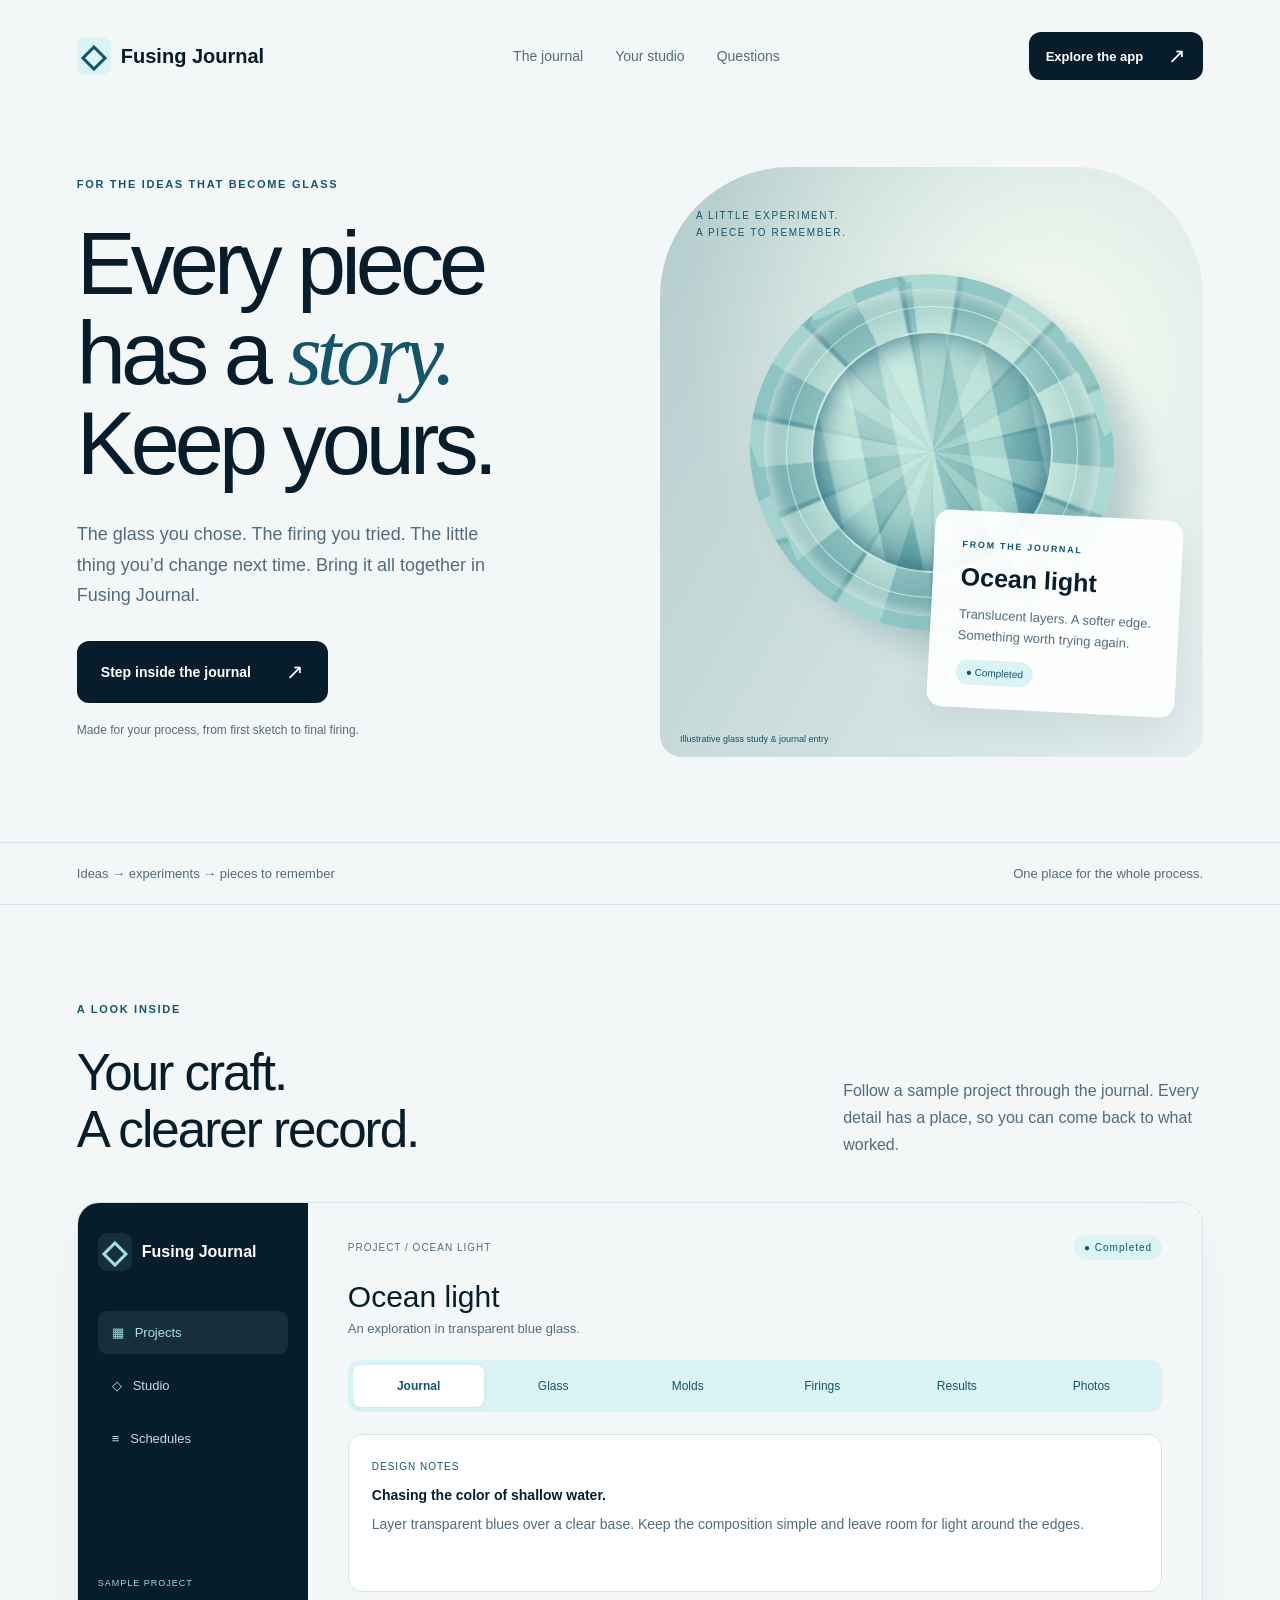
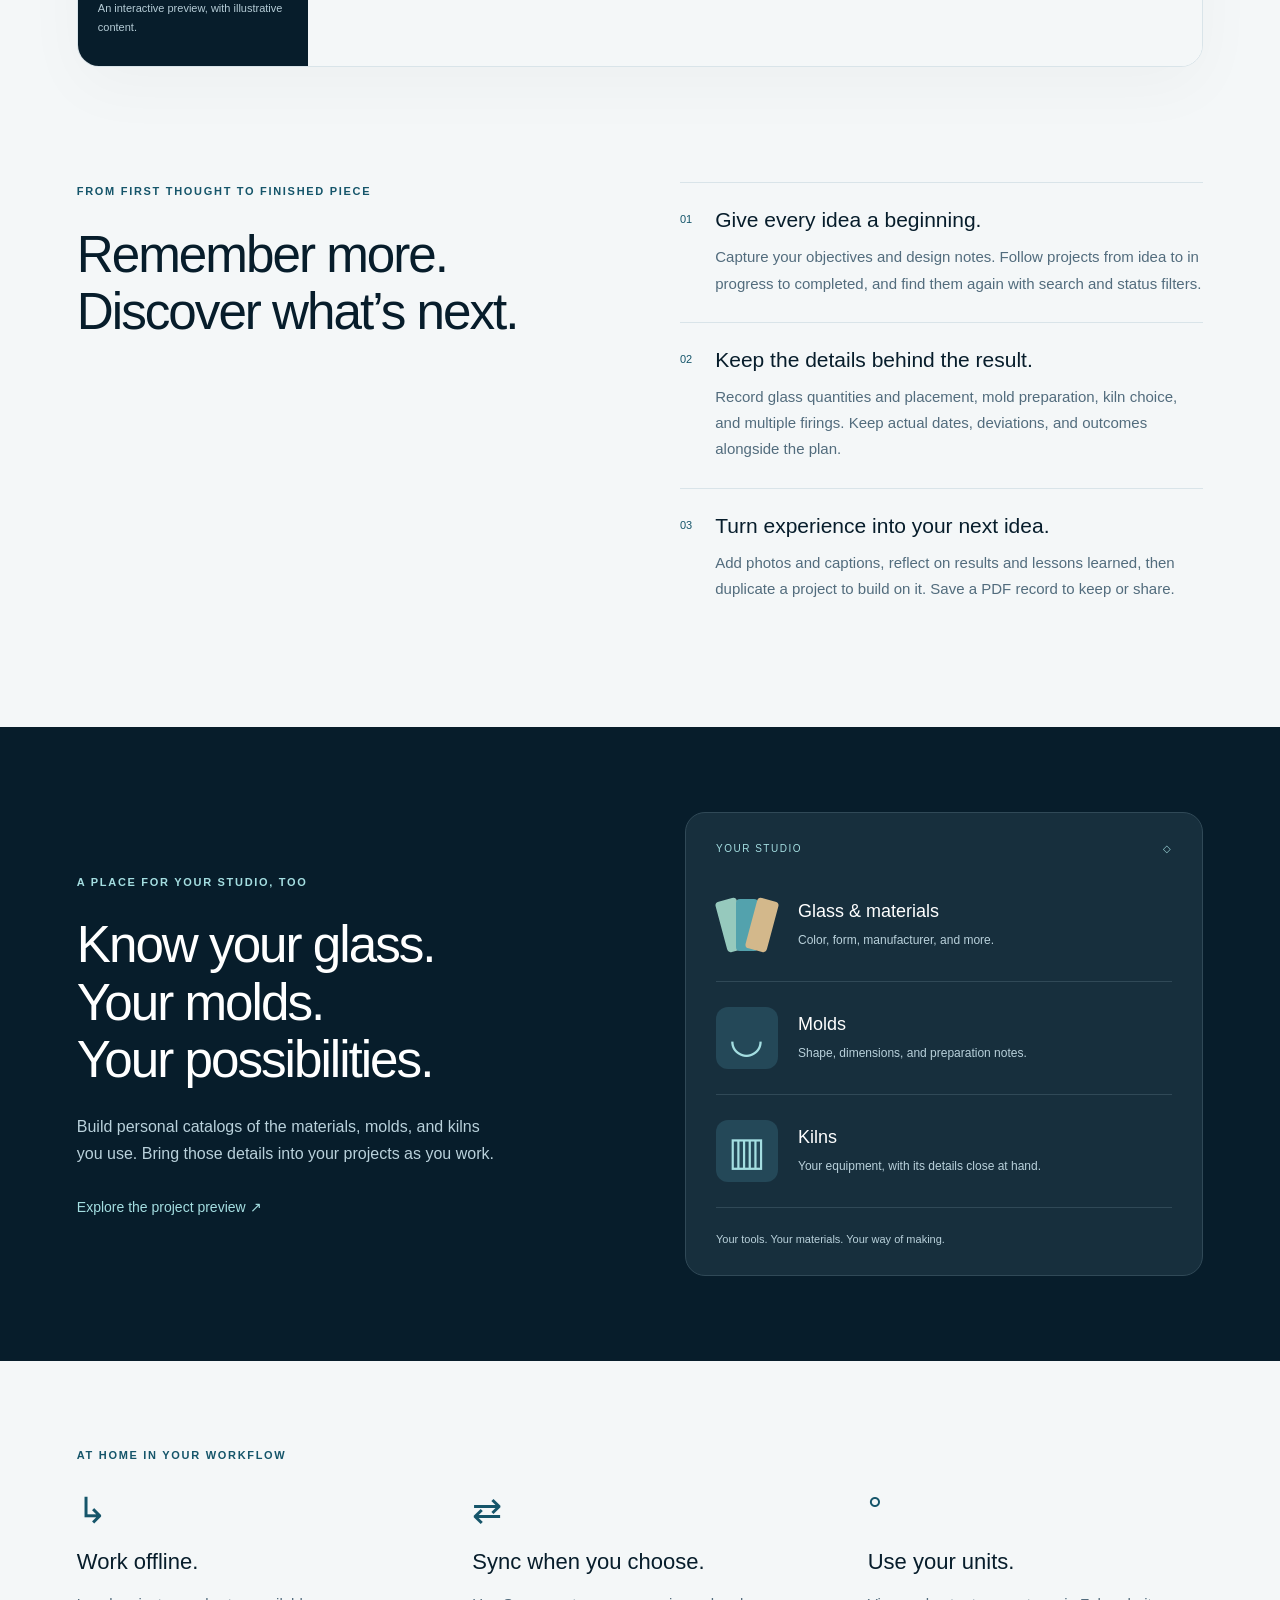
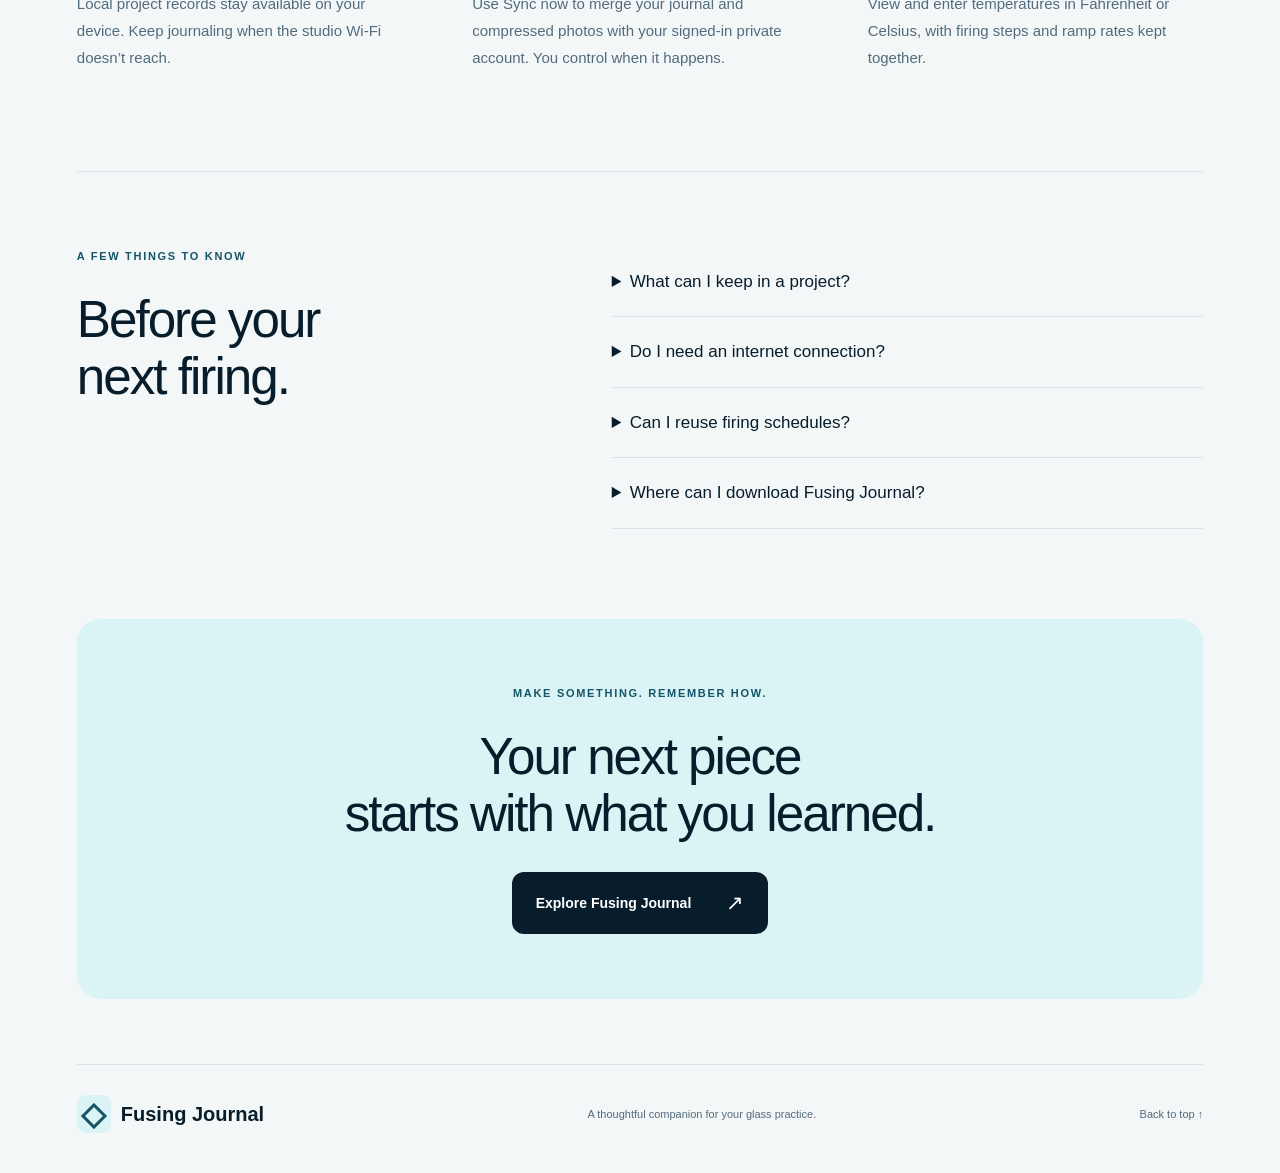
<file: site/index.html>
<!doctype html>
<html lang="en"><head><meta charset="utf-8"><meta name="viewport" content="width=device-width, initial-scale=1"><meta name="theme-color" content="#071D2B"><meta name="description" content="Keep the story behind your glass. Fusing Journal brings project notes, materials, firing records, photos, and lessons learned together."><title>Fusing Journal — Keep the story behind your glass</title><link rel="stylesheet" href="style.css"></head>
<body><a class="skip" href="#main">Skip to content</a><header class="wrap"><a class="brand" href="#" aria-label="Fusing Journal home"><span class="mark">◇</span> Fusing Journal</a><nav aria-label="Main navigation"><a href="#features">The journal</a><a href="#studio">Your studio</a><a href="#questions">Questions</a></nav><a class="button small" href="#explore">Explore the app <span>↗</span></a></header>
<main id="main"><section class="hero wrap"><div class="hero-copy"><p class="eyebrow">FOR THE IDEAS THAT BECOME GLASS</p><h1>Every piece<br>has a <em>story.</em><br>Keep yours.</h1><p class="intro">The glass you chose. The firing you tried. The little thing you’d change next time. Bring it all together in Fusing Journal.</p><a class="button" href="#explore">Step inside the journal <span>↗</span></a><p class="quiet">Made for your process, from first sketch to final firing.</p></div><div class="hero-art" aria-label="Illustration of layered teal glass beside a sample project journal"><div class="art-label">A LITTLE EXPERIMENT.<br>A PIECE TO REMEMBER.</div><div class="glass-disc"><div class="glass-inner"></div><i></i><b></b></div><div class="sample-note"><span class="eyebrow">FROM THE JOURNAL</span><h3>Ocean light</h3><p>Translucent layers. A softer edge.<br>Something worth trying again.</p><span class="status">● Completed</span></div><span class="art-caption">Illustrative glass study & journal entry</span></div></section>
<div class="ribbon"><div class="wrap"><span>Ideas → experiments → pieces to remember</span><span>One place for the whole process.</span></div></div>
<section class="wrap explore" id="explore"><div class="section-heading"><div><p class="eyebrow">A LOOK INSIDE</p><h2>Your craft.<br>A clearer record.</h2></div><p>Follow a sample project through the journal. Every detail has a place, so you can come back to what worked.</p></div><div class="demo-shell"><aside><div class="brand"><span class="mark">◇</span> Fusing Journal</div><div class="side-item active">▦ &nbsp; Projects</div><div class="side-item">◇ &nbsp; Studio</div><div class="side-item">≡ &nbsp; Schedules</div><div class="side-bottom">SAMPLE PROJECT<br><small>An interactive preview, with illustrative content.</small></div></aside><div class="demo"><div class="demo-top"><span>PROJECT / OCEAN LIGHT</span><span class="status">● Completed</span></div><h3>Ocean light</h3><p class="sub">An exploration in transparent blue glass.</p><div class="tabs" role="tablist" aria-label="Sample project sections"></div><div id="panel" role="tabpanel" tabindex="0"></div></div></div></section>
<section class="wrap features" id="features"><div><p class="eyebrow">FROM FIRST THOUGHT TO FINISHED PIECE</p><h2>Remember more.<br>Discover what’s next.</h2></div><div class="feature-list"><article><span>01</span><div><h3>Give every idea a beginning.</h3><p>Capture your objectives and design notes. Follow projects from idea to in progress to completed, and find them again with search and status filters.</p></div></article><article><span>02</span><div><h3>Keep the details behind the result.</h3><p>Record glass quantities and placement, mold preparation, kiln choice, and multiple firings. Keep actual dates, deviations, and outcomes alongside the plan.</p></div></article><article><span>03</span><div><h3>Turn experience into your next idea.</h3><p>Add photos and captions, reflect on results and lessons learned, then duplicate a project to build on it. Save a PDF record to keep or share.</p></div></article></div></section>
<section class="studio" id="studio"><div class="wrap studio-layout"><div><p class="eyebrow">A PLACE FOR YOUR STUDIO, TOO</p><h2>Know your glass.<br>Your molds.<br>Your possibilities.</h2><p class="intro">Build personal catalogs of the materials, molds, and kilns you use. Bring those details into your projects as you work.</p><a class="text-link" href="#explore">Explore the project preview ↗</a></div><div class="catalog"><div class="catalog-head"><span>YOUR STUDIO</span><span>◇</span></div><div class="catalog-row"><div class="swatches"><i></i><i></i><i></i></div><div><h3>Glass & materials</h3><p>Color, form, manufacturer, and more.</p></div></div><div class="catalog-row"><span class="catalog-icon">◡</span><div><h3>Molds</h3><p>Shape, dimensions, and preparation notes.</p></div></div><div class="catalog-row"><span class="catalog-icon">▥</span><div><h3>Kilns</h3><p>Your equipment, with its details close at hand.</p></div></div><p class="catalog-foot">Your tools. Your materials. Your way of making.</p></div></div></section>
<section class="wrap practical"><p class="eyebrow">AT HOME IN YOUR WORKFLOW</p><div class="practical-grid"><article><span>↳</span><h3>Work offline.</h3><p>Local project records stay available on your device. Keep journaling when the studio Wi-Fi doesn’t reach.</p></article><article><span>⇄</span><h3>Sync when you choose.</h3><p>Use Sync now to merge your journal and compressed photos with your signed-in private account. You control when it happens.</p></article><article><span>°</span><h3>Use your units.</h3><p>View and enter temperatures in Fahrenheit or Celsius, with firing steps and ramp rates kept together.</p></article></div></section>
<section class="wrap faq" id="questions"><div><p class="eyebrow">A FEW THINGS TO KNOW</p><h2>Before your<br>next firing.</h2></div><div><details><summary>What can I keep in a project?</summary><p>Objectives, design notes, glass and mold usage, firing records and steps, results, lessons learned, difficulty, and captioned photos. Projects can be searched, duplicated, and saved as PDFs.</p></details><details><summary>Do I need an internet connection?</summary><p>Local journaling works offline. Signing in, syncing, uploading photos, and refreshing online catalogs need a connection. Sync is a manual action, rather than a background process.</p></details><details><summary>Can I reuse firing schedules?</summary><p>The app can download available shared schedule templates and cache them for offline use. A selected template is copied into your firing record, so later catalog changes do not rewrite your saved steps. Always review a schedule for your glass, project, and kiln.</p></details><details><summary>Where can I download Fusing Journal?</summary><p>App Store and Google Play links have not been added yet. This website introduces the app and lets you explore an illustrative project preview.</p></details></div></section>
<section class="closing wrap"><p class="eyebrow">MAKE SOMETHING. REMEMBER HOW.</p><h2>Your next piece<br>starts with what you learned.</h2><a class="button" href="#explore">Explore Fusing Journal <span>↗</span></a></section></main><footer class="wrap"><a class="brand" href="#"><span class="mark">◇</span> Fusing Journal</a><p>A thoughtful companion for your glass practice.</p><a href="#main">Back to top ↑</a></footer><script src="app.js"></script></body></html>
</file>
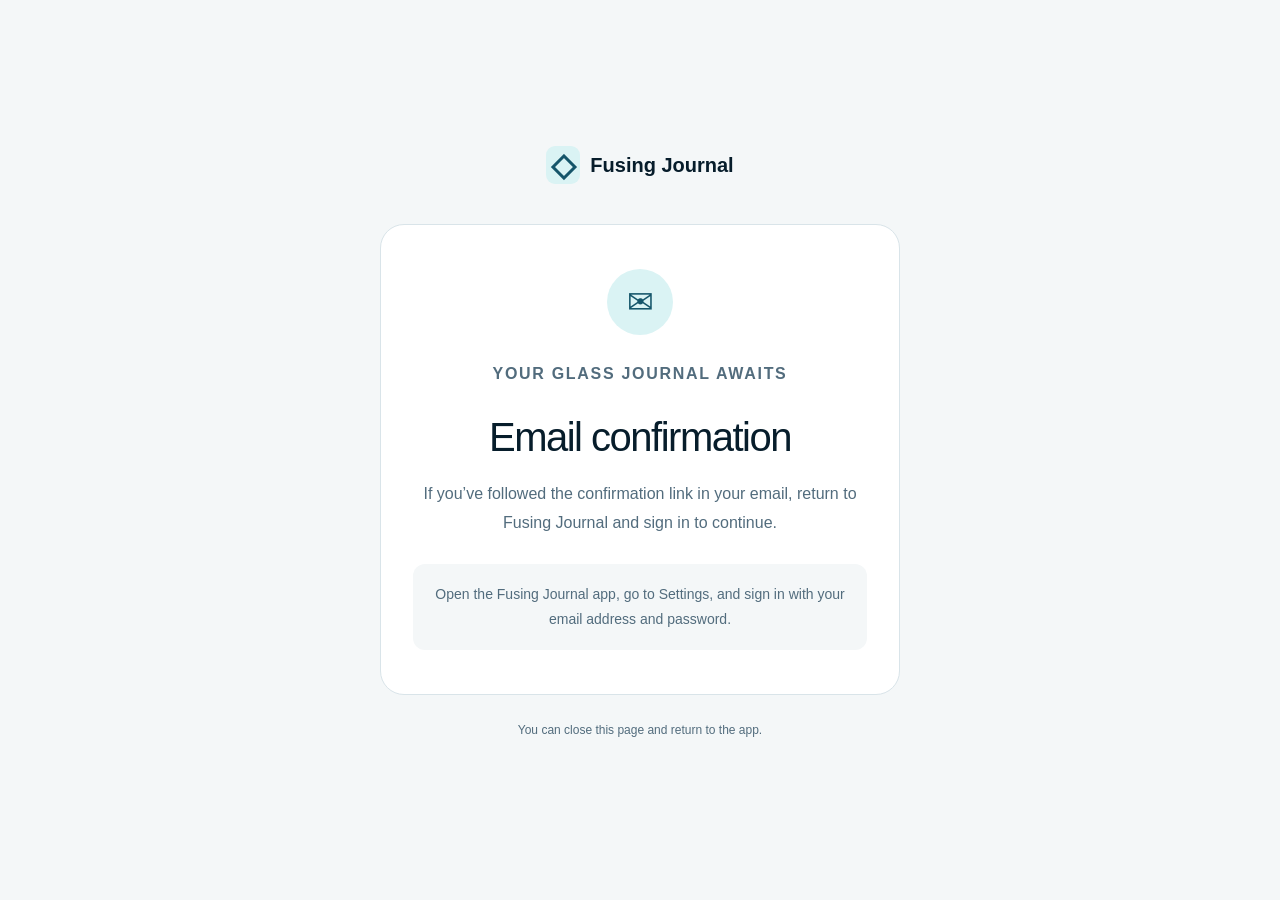
<file: site/email-confirmed.html>
<!doctype html>
<html lang="en"><head><meta charset="utf-8"><meta name="viewport" content="width=device-width, initial-scale=1"><meta name="robots" content="noindex, nofollow"><meta name="referrer" content="no-referrer"><meta name="theme-color" content="#071D2B"><title>Email confirmation — Fusing Journal</title><link rel="stylesheet" href="style.css"><style>body{min-height:100svh;display:grid;place-items:center;padding:28px}.confirmation{width:min(100%,520px);text-align:center}.brand{justify-content:center;margin-bottom:40px}.confirmation-card{background:white;border:1px solid var(--line);border-radius:24px;padding:44px 32px}.confirmation-icon{display:grid;place-items:center;width:66px;height:66px;margin:0 auto 25px;background:var(--pale);color:var(--teal);border-radius:50%;font-size:32px}.confirmation h1{font-size:40px;line-height:1.15;letter-spacing:-1.5px;margin-bottom:20px}.confirmation p{color:var(--muted);line-height:1.8;font-size:16px}.next-step{background:var(--paper);border-radius:12px;padding:18px;margin-top:26px}.next-step p{margin:0;font-size:14px}.confirmation .quiet{font-size:12px;margin-top:25px}</style></head><body><main class="confirmation"><div class="brand"><span class="mark" aria-hidden="true">◇</span> Fusing Journal</div><section class="confirmation-card" aria-labelledby="title"><span class="confirmation-icon" id="icon" aria-hidden="true">✉</span><p class="eyebrow">YOUR GLASS JOURNAL AWAITS</p><h1 id="title">Email confirmation</h1><p id="message">If you’ve followed the confirmation link in your email, return to Fusing Journal and sign in to continue.</p><div class="next-step"><p id="next">Open the Fusing Journal app, go to Settings, and sign in with your email address and password.</p></div></section><p class="quiet">You can close this page and return to the app.</p></main><script src="email-confirmed.js"></script></body></html>
</file>
<file: site/style.css>
:root{--ink:#071d2b;--muted:#526c7d;--teal:#15556a;--pale:#daf3f4;--paper:#f4f7f8;--line:#d9e4e9;--aqua:#a4dee1}*{box-sizing:border-box}html{scroll-behavior:smooth;scroll-padding-top:30px}body{margin:0;background:var(--paper);color:var(--ink);font-family:Arial,Helvetica,sans-serif;-webkit-font-smoothing:antialiased}a{color:inherit;text-decoration:none}button{font:inherit}a:focus-visible,button:focus-visible,summary:focus-visible,[tabindex]:focus-visible{outline:3px solid #258e99;outline-offset:5px}.wrap{width:min(1200px,88%);margin:auto}skip,.skip{position:absolute;top:-100px}.skip:focus{top:10px;background:white;padding:15px;z-index:10}header{height:112px;display:flex;align-items:center;justify-content:space-between;gap:25px}.brand{font-weight:600;font-size:20px;display:flex;gap:10px;align-items:center;white-space:nowrap}.mark{display:inline-grid;place-items:center;width:34px;height:38px;border-radius:9px;color:var(--teal);background:var(--pale);font-size:32px}nav{display:flex;gap:32px;font-size:14px;color:var(--muted)}nav a:hover,.text-link:hover{color:var(--teal);text-decoration:underline}.button{display:inline-flex;align-items:center;justify-content:space-between;gap:35px;background:var(--ink);color:white;border-radius:12px;padding:19px 24px;font-size:14px;font-weight:600;transition:background .2s,transform .2s}.button:hover{background:var(--teal);transform:translateY(-2px)}.button span{font-size:21px;font-weight:400}.button.small{padding:12px 17px;font-size:13px;gap:25px}.hero{display:grid;grid-template-columns:1fr 1fr;gap:40px;padding:55px 0 85px;align-items:center}.eyebrow{font-size:11px;font-weight:700;letter-spacing:1.7px;color:var(--teal);line-height:1.7;margin:0 0 25px}h1{font-size:clamp(64px,6.9vw,94px);font-weight:500;letter-spacing:-5px;line-height:1.02;margin:0 0 30px}h1 em{font-family:Georgia,serif;font-weight:400;color:var(--teal)}.intro{max-width:430px;color:var(--muted);font-size:18px;line-height:1.7;margin:0 0 30px}.quiet{font-size:12px;color:var(--muted);margin-top:20px}.hero-art{height:590px;position:relative;border-radius:130px 130px 22px 22px;background:#d9e8e7;overflow:hidden;background-image:radial-gradient(ellipse at 70% 30%,#f5fcf2,transparent 65%),linear-gradient(120deg,#b5cdcd,#e3eeee)}.art-label{position:absolute;top:40px;left:36px;font-size:10px;line-height:1.7;letter-spacing:1.6px;color:var(--teal);z-index:2}.glass-disc{position:absolute;width:360px;height:360px;top:105px;left:50%;transform:translateX(-50%) rotate(-22deg);border-radius:48% 52% 48% 51%;background:repeating-conic-gradient(from 15deg,#a9ded38a 0deg 15deg,#247a8299 16deg 17deg,#72b4b4ba 18deg 34deg);border:14px solid #8fc8c67a;box-shadow:15px 25px 30px #0b415a35,inset 0 0 20px #f6fff9,inset 0 0 60px #0a59677a}.glass-inner{position:absolute;inset:45px;border-radius:50%;background:radial-gradient(ellipse at 30% 10%,#ecfff39e,transparent 55%),repeating-linear-gradient(100deg,#0f6c7755 0 34px,#a4d6ce90 36px 70px);box-shadow:inset 0 0 30px #2e6a7f;border:2px solid #d5f2e7aa}.glass-disc i{position:absolute;inset:20px;border:1px solid #e2fff5a0;border-radius:50%}.glass-disc b{position:absolute;inset:50px 80px 70px 130px;background:#d1eee44a;filter:blur(14px);transform:rotate(40deg)}.sample-note{position:absolute;bottom:45px;right:24px;background:#fffffff0;padding:23px 28px;border-radius:15px;box-shadow:0 15px 40px #071d2b12;transform:rotate(3deg)}.sample-note .eyebrow{font-size:9px}.sample-note h3{font-size:25px;margin:10px 0}.sample-note p{font-size:13px;line-height:1.6;color:var(--muted)}.status{font-size:10px;color:var(--teal);background:var(--pale);border-radius:20px;padding:7px 10px;display:inline-block}.art-caption{position:absolute;bottom:13px;left:20px;font-size:9px;color:var(--teal)}.ribbon{border-top:1px solid var(--line);border-bottom:1px solid var(--line)}.ribbon .wrap{display:flex;justify-content:space-between;padding:23px 0;color:var(--muted);font-size:13px}.section-heading{display:flex;justify-content:space-between;align-items:flex-end;margin-bottom:44px;gap:40px}h2{font-weight:500;font-size:clamp(36px,4vw,53px);line-height:1.12;letter-spacing:-2px;margin:0} .section-heading>p{max-width:360px;font-size:16px;line-height:1.7;color:var(--muted);margin:0}.explore{padding:95px 0}.demo-shell{display:grid;grid-template-columns:230px 1fr;border:1px solid var(--line);border-radius:22px;overflow:hidden;background:white;box-shadow:0 20px 65px #071d2b08;min-height:465px}aside{background:var(--ink);color:#c2dee8;padding:30px 20px;display:flex;flex-direction:column;gap:10px}aside .brand{font-size:16px;margin-bottom:30px;color:white}aside .mark{background:#172f3d;color:var(--aqua)}.side-item{font-size:13px;padding:14px;border-radius:9px}.side-item.active{background:#172f3d;color:var(--aqua)}.side-bottom{margin-top:auto;padding-top:30px;letter-spacing:1px;font-size:9px;line-height:1.7;color:var(--aqua)}.side-bottom small{display:block;letter-spacing:0;font-size:11px;color:#b5ccd6;margin-top:8px}.demo{padding:32px 40px;background:var(--paper)}.demo-top{display:flex;align-items:center;justify-content:space-between;font-size:10px;letter-spacing:1px;color:var(--muted)}.demo h3{font-size:30px;font-weight:500;margin:20px 0 7px}.sub{color:var(--muted);font-size:13px;margin:0 0 24px}.tabs{display:flex;gap:3px;background:var(--pale);padding:5px;border-radius:12px;margin-bottom:22px}.tabs button{flex:1;min-height:42px;border:0;background:transparent;font-size:12px;color:var(--teal);border-radius:8px;cursor:pointer}.tabs button[aria-selected=true]{background:white;box-shadow:0 1px 5px #071d2b10;font-weight:600}#panel{background:white;border:1px solid var(--line);border-radius:14px;padding:23px;min-height:158px}#panel h4{margin:0 0 10px;font-size:14px}#panel p{font-size:14px;line-height:1.7;margin:0;color:var(--muted)}#panel .mini-label{font-size:10px;letter-spacing:1px;color:var(--teal);margin-bottom:12px}#panel table{width:100%;border-collapse:collapse;font-size:12px;text-align:left}#panel th,#panel td{padding:9px 5px;border-bottom:1px solid var(--line)}#panel th{color:var(--muted);font-weight:500}.features{padding:20px 0 100px;display:grid;grid-template-columns:1fr 1fr;gap:80px}.feature-list article{display:flex;gap:23px;border-top:1px solid var(--line);padding:25px 0}.feature-list article>span{color:var(--teal);font-size:11px;padding-top:5px}.feature-list h3{font-size:21px;font-weight:500;margin:0 0 12px}.feature-list p{font-size:15px;line-height:1.75;color:var(--muted);margin:0}.studio{background:var(--ink);color:white;padding:85px 0}.studio-layout{display:grid;grid-template-columns:1fr 1fr;gap:90px;align-items:center}.studio .eyebrow{color:var(--aqua)}.studio .intro{color:#b9d1db;font-size:16px;margin-top:25px}.text-link{color:var(--aqua);font-size:14px}.catalog{border:1px solid #304957;background:#172f3d;border-radius:20px;padding:30px}.catalog-head{display:flex;justify-content:space-between;font-size:10px;letter-spacing:1.5px;color:var(--aqua);margin-bottom:15px}.catalog-row{display:flex;gap:20px;align-items:center;padding:25px 0;border-bottom:1px solid #304957}.catalog-row h3{font-size:18px;font-weight:500;margin:0 0 9px}.catalog-row p{font-size:12px;color:#b9d1db;margin:0;line-height:1.6}.catalog-icon{width:62px;height:62px;display:grid;place-items:center;background:#244858;border-radius:12px;font-size:40px;color:var(--aqua)}.swatches{display:flex;width:62px;flex-shrink:0;align-items:center;padding:5px}.swatches i{width:22px;height:52px;border-radius:4px;background:#96c9bd;transform:rotate(-15deg);margin-right:-7px}.swatches i:nth-child(2){background:#53a2ad;transform:rotate(0)}.swatches i:nth-child(3){background:#d3b88b;transform:rotate(15deg)}.catalog-foot{font-size:11px;color:#b9d1db;margin:25px 0 0}.practical{padding:85px 0}.practical-grid{display:grid;grid-template-columns:repeat(3,1fr);gap:60px}.practical-grid article>span{font-size:36px;color:var(--teal)}.practical h3{font-size:22px;font-weight:500;margin:17px 0 12px}.practical p:not(.eyebrow){color:var(--muted);font-size:15px;line-height:1.8}.faq{border-top:1px solid var(--line);padding:75px 0;display:grid;grid-template-columns:1fr 1.3fr;gap:80px}details{border-bottom:1px solid var(--line);padding:22px 0}summary{font-size:17px;cursor:pointer;line-height:1.5}details p{color:var(--muted);font-size:14px;line-height:1.8;padding-right:20px}.closing{text-align:center;background:var(--pale);padding:65px 25px;border-radius:24px;margin:15px auto 65px}.closing .button{margin-top:30px}footer{border-top:1px solid var(--line);padding:30px 0 40px;display:flex;justify-content:space-between;align-items:center;gap:20px}footer p,footer>a:last-child{font-size:11px;color:var(--muted)}@media(max-width:900px){nav{gap:18px}.hero{gap:25px}h1{letter-spacing:-3px}.hero-art{height:530px}.glass-disc{width:300px;height:300px}.sample-note{right:15px;padding:18px}.features{gap:40px}.studio-layout{gap:40px}.demo-shell{grid-template-columns:180px 1fr}aside{padding:25px 15px}aside .brand{font-size:13px}.demo{padding:25px}.practical-grid{gap:30px}.faq{gap:40px}footer p{display:none}}@media(max-width:650px){header{height:85px}.brand{font-size:17px}nav{display:none}header .button{font-size:11px;padding:10px;gap:8px}.hero{grid-template-columns:1fr;padding:30px 0 45px;gap:30px}h1{font-size:69px}.hero .intro{font-size:16px}.hero-art{height:470px;border-radius:90px 90px 20px 20px}.glass-disc{top:80px}.ribbon .wrap{font-size:11px;gap:25px;line-height:1.6}.section-heading{display:block}.section-heading>p{margin-top:22px}.explore{padding:60px 0}.demo-shell{display:block}.demo-shell aside{display:none}.demo{padding:22px 14px}.demo-top{font-size:8px}.tabs{gap:0}.tabs button{font-size:10px;min-width:0}.features{grid-template-columns:1fr;gap:30px;padding-bottom:55px}.studio{padding:55px 0}.studio-layout{grid-template-columns:1fr;gap:35px}.catalog{padding:23px}.practical{padding:55px 0}.practical-grid{grid-template-columns:1fr;gap:18px}.practical-grid article{border-bottom:1px solid var(--line)}.faq{grid-template-columns:1fr;gap:25px;padding:55px 0}.closing{padding:45px 20px;margin-bottom:40px}.closing h2{font-size:35px}footer{align-items:center}footer .brand{font-size:14px}}@media(prefers-reduced-motion:reduce){html{scroll-behavior:auto}*{transition:none!important}}
</file>
